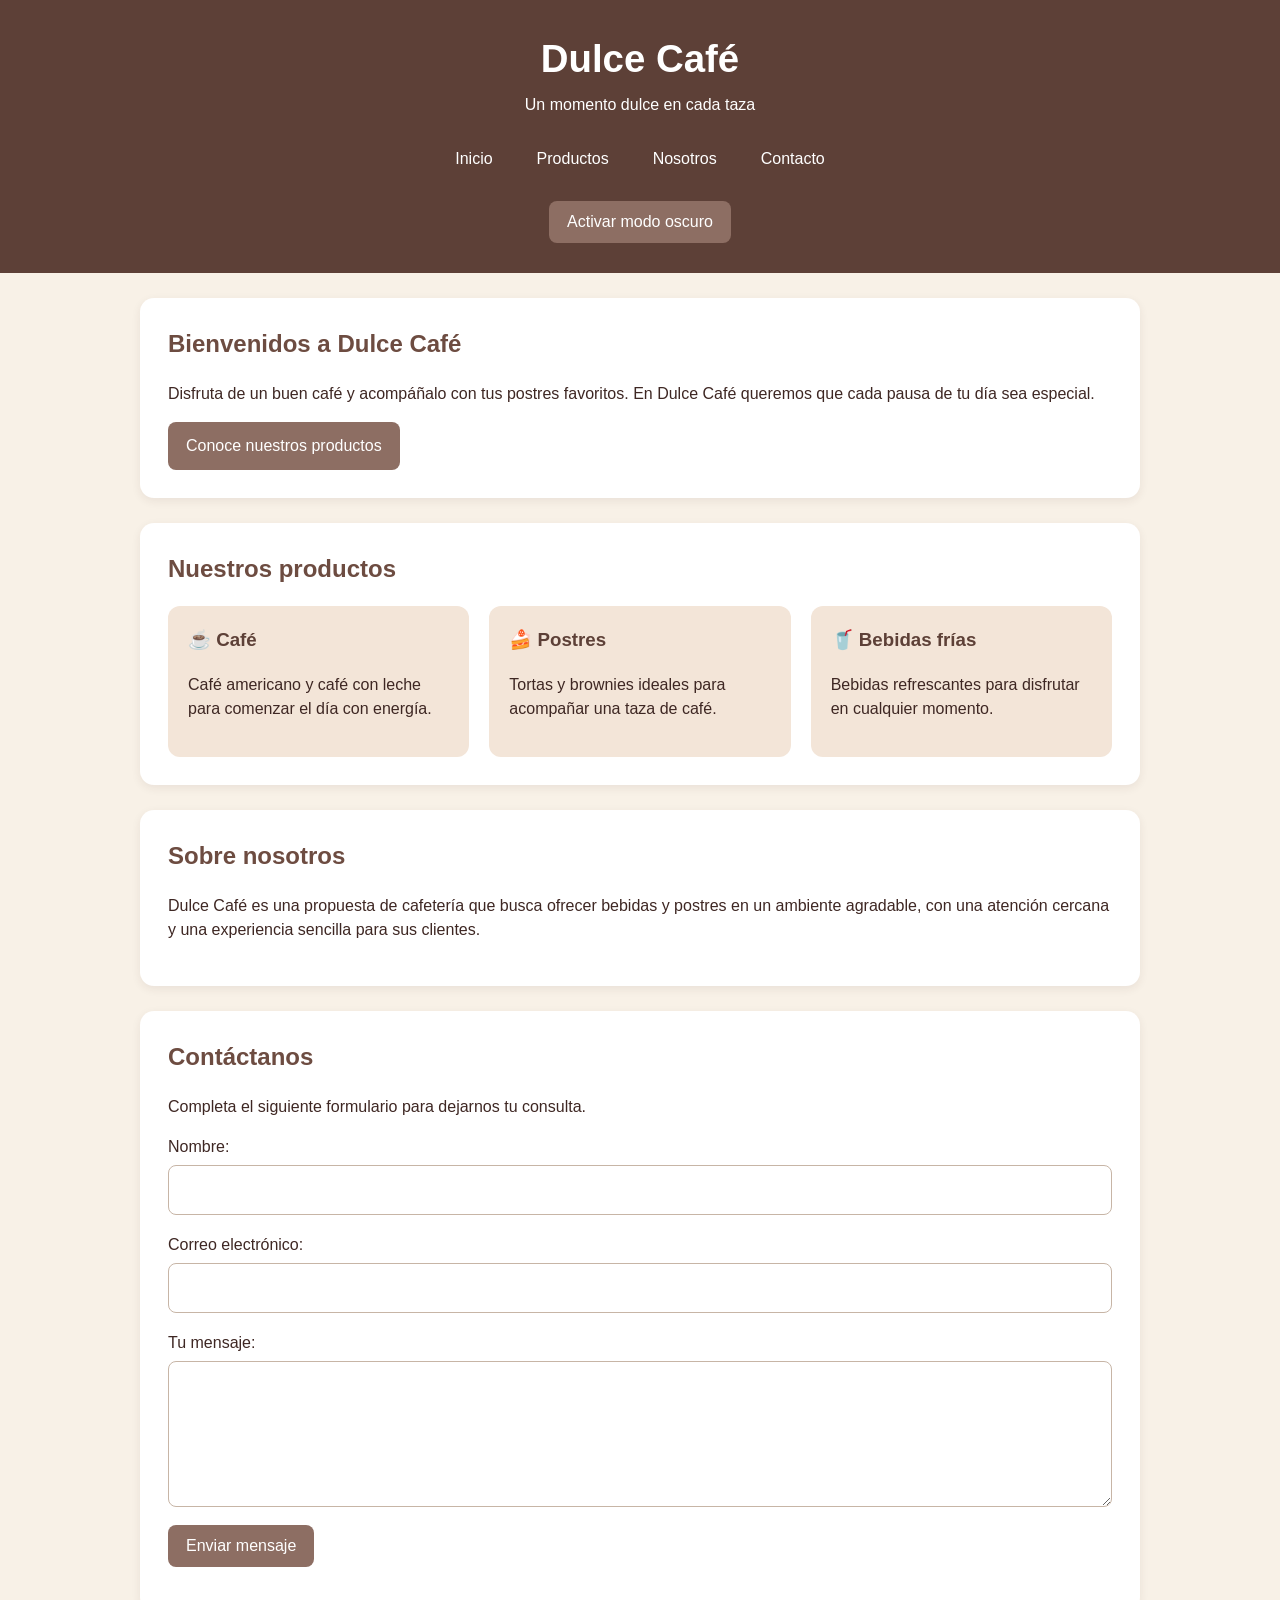
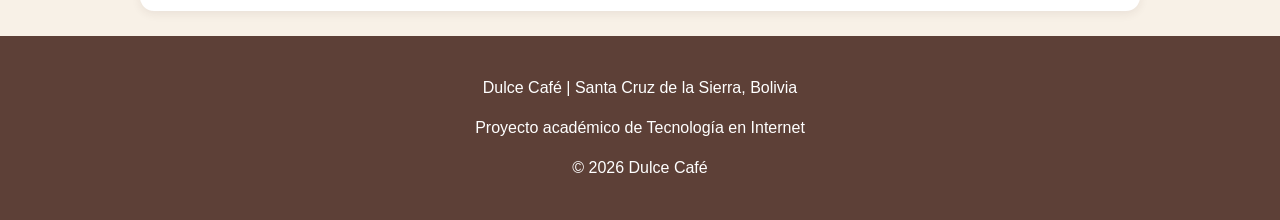
<file: index.html>
<!DOCTYPE html>
<html lang="es">
<head>
    <meta charset="UTF-8">
    <meta name="viewport" content="width=device-width, initial-scale=1">
    <title>Dulce Café | Café y postres</title>
    <link rel="stylesheet" href="styles.css">
</head>
<body>

    <header class="encabezado">
        <h1>Dulce Café</h1>
        <p class="subtitulo">Un momento dulce en cada taza</p>

        <nav class="menu">
            <a href="#inicio">Inicio</a>
            <a href="#productos">Productos</a>
            <a href="#nosotros">Nosotros</a>
            <a href="#contacto">Contacto</a>
        </nav>

        <button id="btn-tema" type="button">
            Activar modo oscuro
        </button>
    </header>

    <main>
        <section id="inicio" class="seccion presentacion">
            <h2>Bienvenidos a Dulce Café</h2>
            <p>
                Disfruta de un buen café y acompáñalo con tus postres favoritos.
                En Dulce Café queremos que cada pausa de tu día sea especial.
            </p>
            <a class="boton" href="#productos">Conoce nuestros productos</a>
        </section>

        <section id="productos" class="seccion">
            <h2>Nuestros productos</h2>

            <div class="productos">
                <article class="tarjeta">
                    <h3>☕ Café</h3>
                    <p>
                        Café americano y café con leche para comenzar
                        el día con energía.
                    </p>
                </article>

                <article class="tarjeta">
                    <h3>🍰 Postres</h3>
                    <p>
                        Tortas y brownies ideales para acompañar
                        una taza de café.
                    </p>
                </article>

                <article class="tarjeta">
                    <h3>🥤 Bebidas frías</h3>
                    <p>
                        Bebidas refrescantes para disfrutar
                        en cualquier momento.
                    </p>
                </article>
            </div>
        </section>

        <section id="nosotros" class="seccion">
            <h2>Sobre nosotros</h2>
            <p>
                Dulce Café es una propuesta de cafetería que busca ofrecer
                bebidas y postres en un ambiente agradable, con una atención
                cercana y una experiencia sencilla para sus clientes.
            </p>
        </section>

        <section id="contacto" class="seccion">
            <h2>Contáctanos</h2>
            <p>Completa el siguiente formulario para dejarnos tu consulta.</p>

            <form id="form-contacto">
                <div class="campo">
                    <label for="nombre">Nombre:</label>
                    <input
                        type="text"
                        id="nombre"
                        name="nombre"
                        required
                    >
                </div>

                <div class="campo">
                    <label for="correo">Correo electrónico:</label>
                    <input
                        type="email"
                        id="correo"
                        name="correo"
                        required
                    >
                </div>

                <div class="campo">
                    <label for="mensaje">Tu mensaje:</label>
                    <textarea
                        id="mensaje"
                        name="mensaje"
                        rows="5"
                        required
                    ></textarea>
                </div>

                <button class="boton" type="submit">
                    Enviar mensaje
                </button>

                <p id="respuesta-formulario" role="status"></p>
            </form>
        </section>
    </main>

    <footer class="pie">
        <p>Dulce Café | Santa Cruz de la Sierra, Bolivia</p>
        <p>Proyecto académico de Tecnología en Internet</p>
        <p>&copy; 2026 Dulce Café</p>
    </footer>

    <script src="script.js"></script>
</body>
</html>
</file>
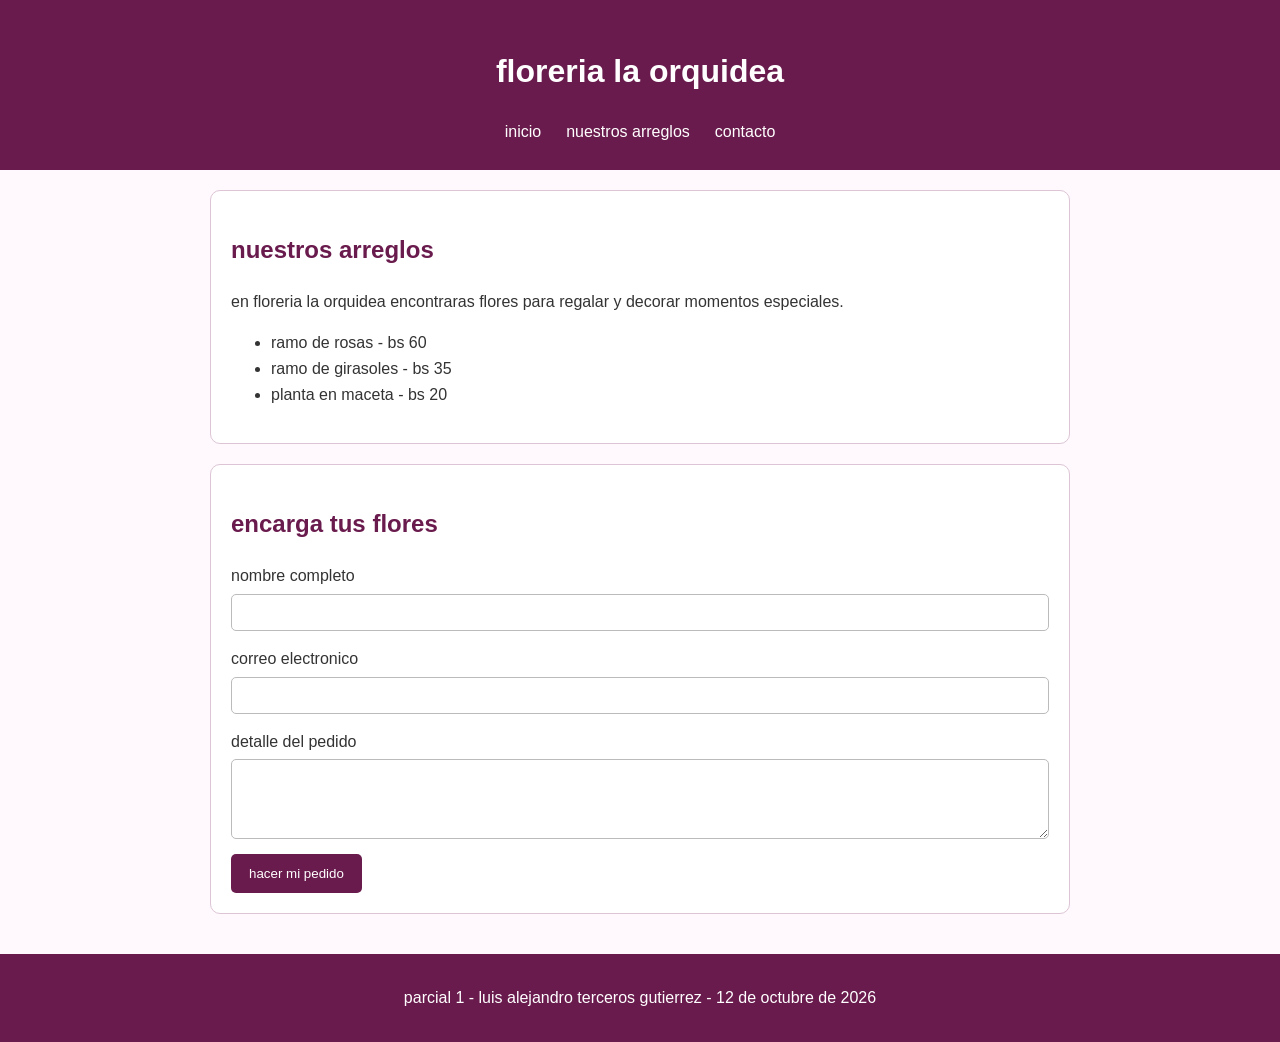
<file: parcial-1/index.html>
<!DOCTYPE html>
<html lang="es">
<head>
    <meta charset="UTF-8">
    <meta name="viewport" content="width=device-width, initial-scale=1.0">
    <title>floreria la orquidea</title>
    <link rel="stylesheet" href="styles.css">
</head>
<body>
    <header id="inicio">
        <h1>floreria la orquidea</h1>
        <nav>
            <a href="#inicio">inicio</a>
            <a href="#arreglos">nuestros arreglos</a>
            <a href="#contacto">contacto</a>
        </nav>
    </header>

    <main>
        <section id="arreglos">
            <h2>nuestros arreglos</h2>
            <p>en floreria la orquidea encontraras flores para regalar y decorar momentos especiales.</p>
            <ul>
                <li>ramo de rosas - bs 60</li>
                <li>ramo de girasoles - bs 35</li>
                <li>planta en maceta - bs 20</li>
            </ul>
        </section>

        <section id="contacto">
            <h2>encarga tus flores</h2>
            <form>
                <label for="nombre">nombre completo</label>
                <input type="text" id="nombre" required>

                <label for="correo">correo electronico</label>
                <input type="email" id="correo" required>

                <label for="detalle">detalle del pedido</label>
                <textarea id="detalle"></textarea>
            </form>

            <button type="button" id="btn-confirmar">hacer mi pedido</button>
            <p id="mensaje" class="oculto"></p>
        </section>
    </main>

    <footer>
        <p>parcial 1 - luis alejandro terceros gutierrez - 12 de octubre de 2026</p>
    </footer>

    <script src="script.js"></script>
</body>
</html>
</file>
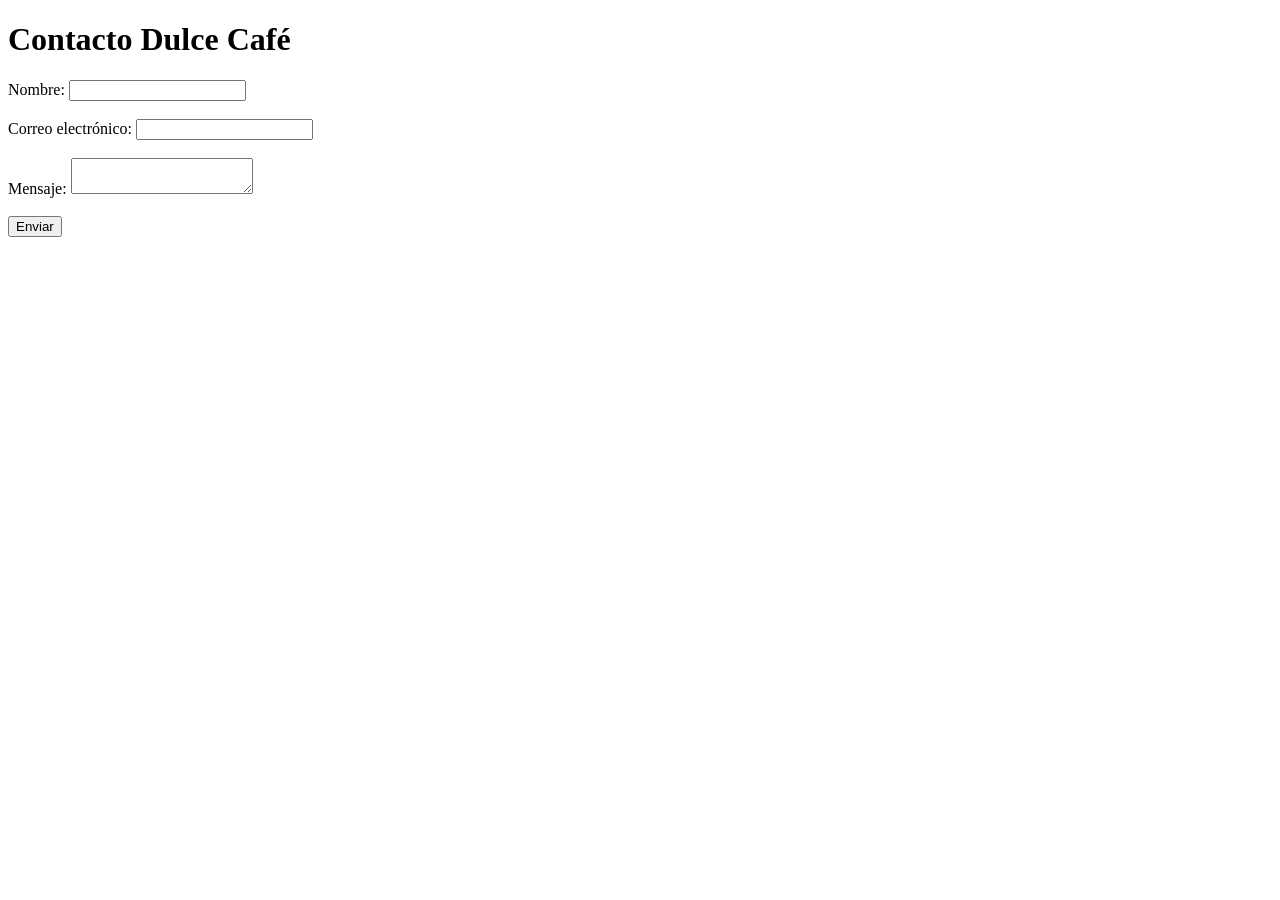
<file: php-practica/index.html>
<!DOCTYPE html>
<html lang="es">
<head>
    <meta charset="UTF-8">
    <meta name="viewport" content="width=device-width, initial-scale=1.0">
    <title>Contacto - Dulce Café</title>
</head>
<body>
    <h1>Contacto Dulce Café</h1>

    <form action="procesar.php" method="POST">
        <label for="nombre">Nombre:</label>
        <input type="text" id="nombre" name="nombre" required>

        <br><br>

        <label for="correo">Correo electrónico:</label>
        <input type="email" id="correo" name="correo" required>

        <br><br>

        <label for="mensaje">Mensaje:</label>
        <textarea id="mensaje" name="mensaje" required></textarea>

        <br><br>

        <button type="submit">Enviar</button>
    </form>
</body>
</html>
</file>
<file: styles.css>
* {
    box-sizing: border-box;
}

html {
    scroll-behavior: smooth;
}

body {
    margin: 0;
    background-color: #f8f1e7;
    color: #3e2723;
    font-family: Arial, Helvetica, sans-serif;
    font-size: 16px;
    line-height: 1.5;
}


.encabezado {
    background-color: #5d4037;
    color: #ffffff;
    text-align: center;
    padding: 30px 20px;
}

.encabezado h1 {
    margin: 0;
    font-size: 2.4rem;
}

.subtitulo {
    margin: 5px 0 20px;
}


.menu {
    display: flex;
    justify-content: center;
    align-items: center;
    gap: 12px;
    flex-wrap: wrap;
    margin: 20px 0;
}

.menu a {
    display: inline-block;
    padding: 10px 16px;
    color: #ffffff;
    text-decoration: none;
    border-radius: 8px;
}

.menu a:hover {
    background-color: #795548;
}


button,
.boton {
    display: inline-block;
    border: none;
    border-radius: 8px;
    background-color: #8d6e63;
    color: #ffffff;
    padding: 12px 18px;
    font-size: 1rem;
    text-decoration: none;
    cursor: pointer;
}

button:hover,
.boton:hover {
    background-color: #6d4c41;
}


.seccion {
    max-width: 1000px;
    margin: 25px auto;
    padding: 28px;
    background-color: #ffffff;
    border-radius: 14px;
    box-shadow: 0 3px 10px rgba(62, 39, 35, 0.08);
}

.seccion h2 {
    color: #6d4c41;
    margin-top: 0;
}


.productos {
    display: flex;
    gap: 20px;
    flex-wrap: wrap;
}

.tarjeta {
    flex: 1 1 220px;
    padding: 20px;
    background-color: #f3e5d8;
    border-radius: 12px;
}

.tarjeta h3 {
    margin-top: 0;
    color: #5d4037;
}


.campo {
    display: flex;
    flex-direction: column;
    gap: 6px;
    margin-bottom: 18px;
}

.campo input,
.campo textarea {
    width: 100%;
    padding: 12px;
    border: 1px solid #c7b5a6;
    border-radius: 8px;
    font: inherit;
    background-color: #ffffff;
    color: #3e2723;
}

.campo input:focus,
.campo textarea:focus {
    outline: 2px solid #8d6e63;
    outline-offset: 2px;
}

#respuesta-formulario {
    font-weight: bold;
}


.pie {
    padding: 24px 20px;
    background-color: #5d4037;
    color: #ffffff;
    text-align: center;
}


body.oscuro {
    background-color: #201c1b;
    color: #f5eee8;
}

.oscuro .seccion {
    background-color: #302725;
    color: #f5eee8;
}

.oscuro .seccion h2,
.oscuro .tarjeta h3 {
    color: #e0bda6;
}

.oscuro .tarjeta {
    background-color: #453832;
}

.oscuro .campo input,
.oscuro .campo textarea {
    background-color: #453832;
    color: #ffffff;
    border-color: #8d6e63;
}


@media (max-width: 600px) {
    .encabezado {
        padding: 22px 14px;
    }

    .encabezado h1 {
        font-size: 1.9rem;
    }

    .menu {
        flex-direction: column;
        gap: 6px;
    }

    .menu a {
        width: 100%;
        padding: 12px;
    }

    .seccion {
        margin: 16px 12px;
        padding: 20px 16px;
    }

    .productos {
        flex-direction: column;
    }

    .tarjeta {
        width: 100%;
    }

    .pie {
        padding: 20px 14px;
    }
}
</file>
<file: parcial-1/styles.css>
:root {
    --principal: #6A1B4D;
    --secundario: #F3E5F5;
    --fondo: #FFF8FC;
}

* {
    box-sizing: border-box;
}

body {
    font-family: Arial, sans-serif;
    line-height: 1.6;
    margin: 0;
    background-color: var(--fondo);
    color: #333333;
}

header {
    background-color: var(--principal);
    color: white;
    padding: 25px;
    text-align: center;
}

nav {
    display: flex;
    justify-content: center;
    gap: 25px;
    margin-top: 15px;
}

nav a {
    color: white;
    text-decoration: none;
}

main {
    max-width: 900px;
    margin: 0 auto;
    padding: 20px;
}

section {
    background-color: white;
    padding: 20px;
    margin-bottom: 20px;
    border: 1px solid #DDC5D5;
    border-radius: 10px;
}

h2 {
    color: var(--principal);
}

input,
textarea {
    display: block;
    width: 100%;
    padding: 10px;
    margin: 5px 0 15px;
    border: 1px solid #BBBBBB;
    border-radius: 5px;
    font-family: Arial, sans-serif;
}

textarea {
    min-height: 80px;
}

button {
    background-color: var(--principal);
    color: white;
    padding: 12px 18px;
    border: none;
    border-radius: 5px;
    cursor: pointer;
}

button:hover {
    background-color: #8E356D;
}

#mensaje {
    background-color: var(--secundario);
    padding: 12px;
    border-radius: 5px;
    color: var(--principal);
}

.oculto { display: none; }

footer {
    text-align: center;
    background-color: var(--principal);
    color: white;
    padding: 15px;
}

@media (max-width: 600px) {
    nav {
        flex-direction: column;
        gap: 10px;
    }

    main {
        padding: 12px;
    }

    section {
        width: 100%;
        padding: 15px;
    }
}
</file>
